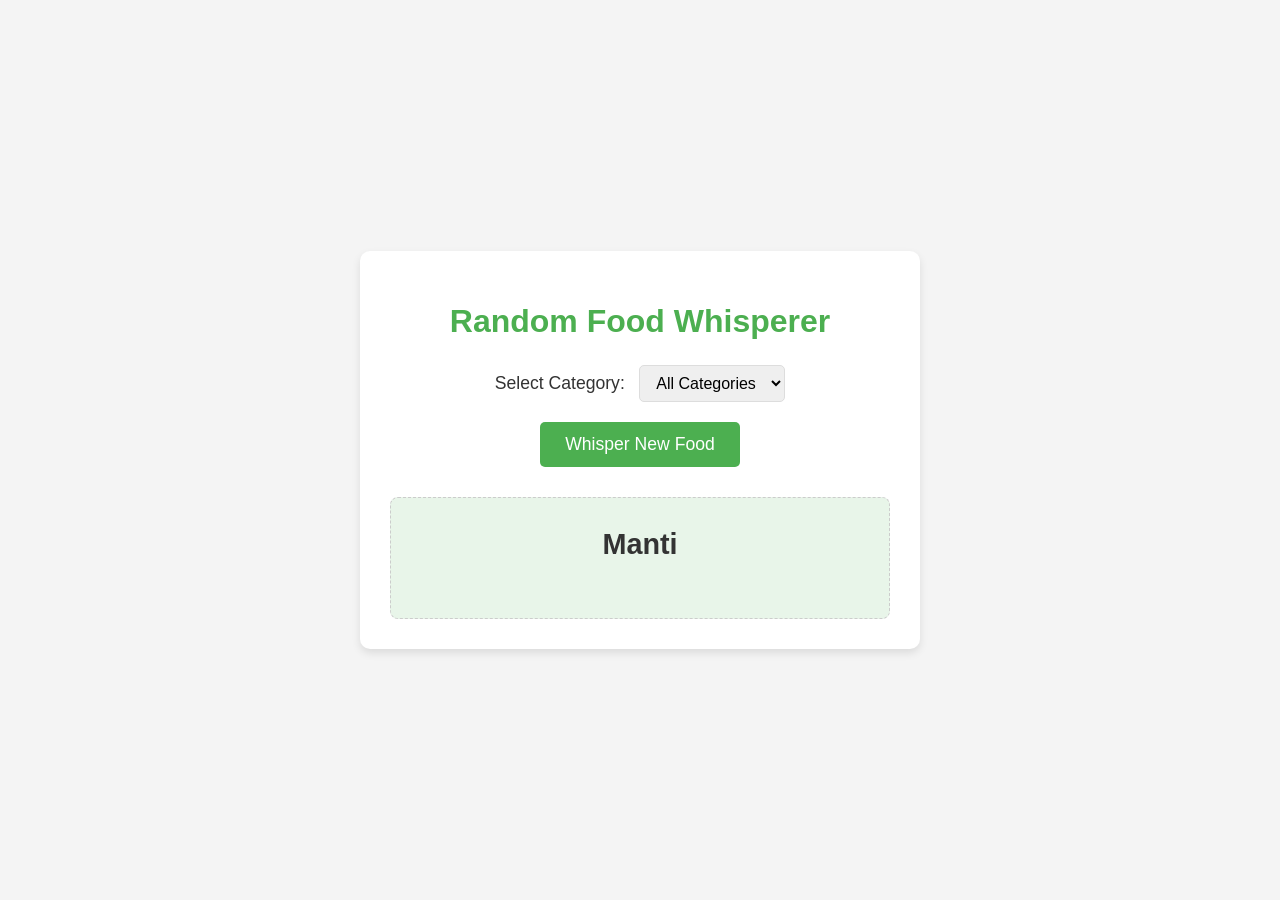
<file: index.html>
<!DOCTYPE html>
<html lang="en">
<head>
    <meta charset="UTF-8">
    <meta name="viewport" content="width=device-width, initial-scale=1.0">
    <title>Random Food Whisperer</title>
    <link rel="stylesheet" href="style.css">
</head>
<body>
    <div class="container">
        <h1>Random Food Whisperer</h1>

        <div class="category-selection">
            <label for="category">Select Category:</label>
            <select id="category">
                <option value="All Categories">All Categories</option>
                <option value="Main Course">Main Course</option>
                <option value="Dessert">Dessert</option>
                <option value="Breakfast">Breakfast</option>
                <option value="International">International</option>
            </select>
        </div>

        <button id="whisperButton">Whisper New Food</button>

        <div class="food-display">
            <p id="foodSuggestion">Curious what to eat today?</p>
            <p id="errorMessage" class="error-message"></p>
        </div>
    </div>

    <script src="script.js"></script>
</body>
</html>
</file>
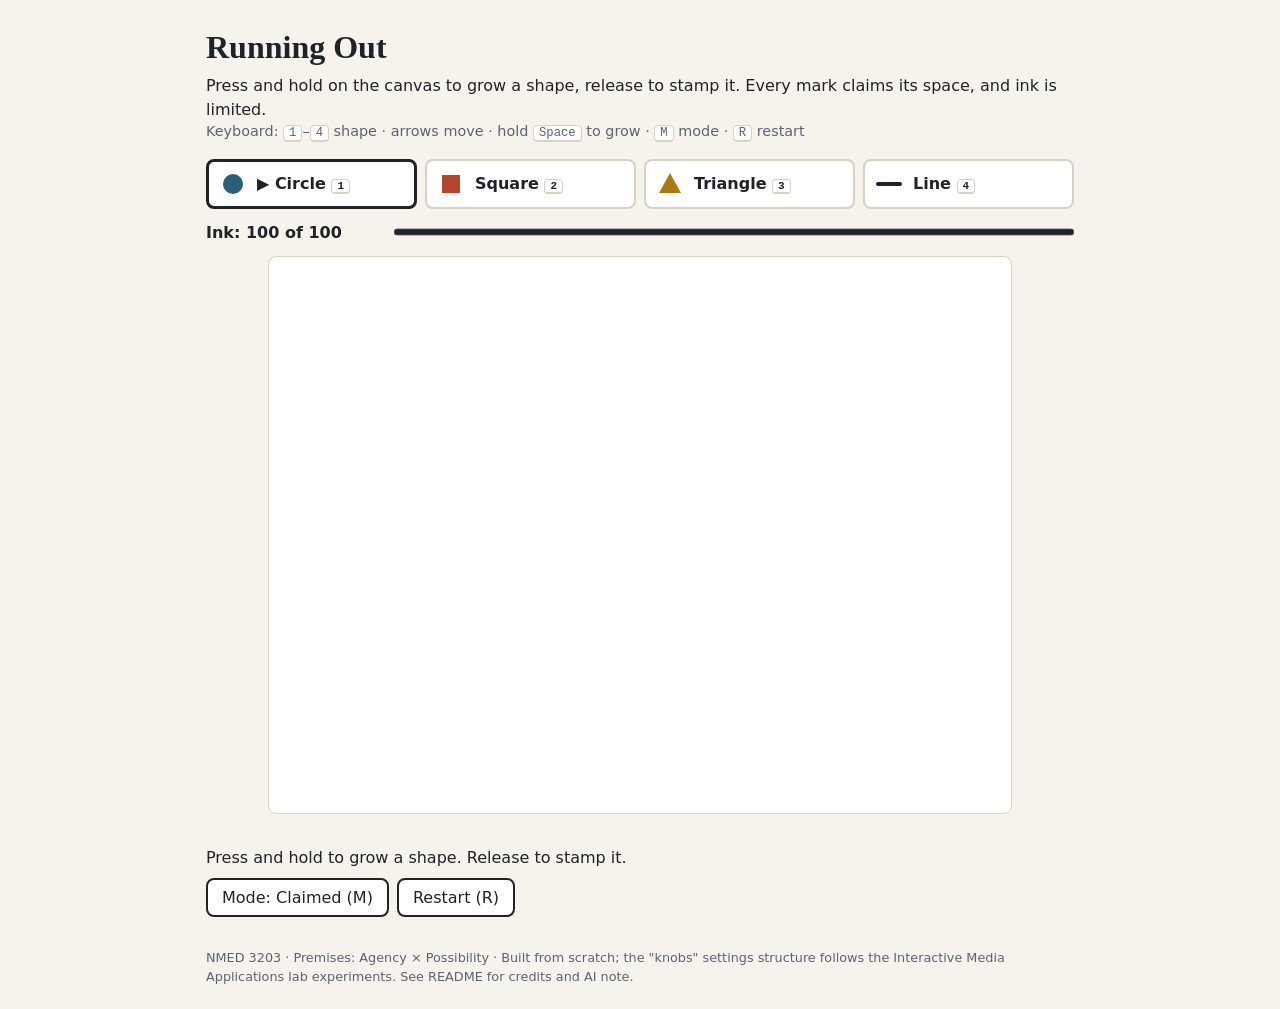
<file: NMED3203/Assignment/index.html>
<!doctype html>
<html lang="en">
<head>
  <meta charset="utf-8">
  <meta name="viewport" content="width=device-width, initial-scale=1">
  <title>Running Out</title>
  <link rel="stylesheet" href="style.css">
</head>
<body>
  <header>
    <h1>Running Out</h1>
    <p class="instruction">
      Press and hold on the canvas to grow a shape, release to stamp it. Every mark claims its space, and ink is limited.
      <span class="keys">Keyboard: <kbd>1</kbd>–<kbd>4</kbd> shape · arrows move · hold <kbd>Space</kbd> to grow · <kbd>M</kbd> mode · <kbd>R</kbd> restart</span>
    </p>
  </header>

  <main>
    <!-- Tool buttons are generated from knobs.tools in script.js -->
    <div id="toolbar" class="toolbar" role="toolbar" aria-label="Shape"></div>

    <div class="inkbar">
      <label for="ink" id="ink-text">Ink</label>
      <progress id="ink" max="100" value="100"></progress>
    </div>

    <div class="stage">
      <canvas id="canvas" tabindex="0" aria-label="Drawing canvas. Arrow keys move the cursor, hold Space to grow a shape, release to stamp."></canvas>
    </div>

    <p id="hint" class="hint" aria-hidden="true"></p>
    <p id="status" class="status" aria-live="polite"></p>
    <p id="summary" class="summary" hidden></p>

    <div class="controls">
      <button id="mode" class="control" type="button" aria-pressed="true">Mode: Claimed (M)</button>
      <button id="restart" class="control" type="button">Restart (R)</button>
    </div>
  </main>

  <footer>
    NMED 3203 · Premises: Agency × Possibility ·
    Built from scratch; the "knobs" settings structure follows the Interactive Media Applications lab experiments. See README for credits and AI note.
  </footer>

  <script src="script.js"></script>
</body>
</html>
</file>
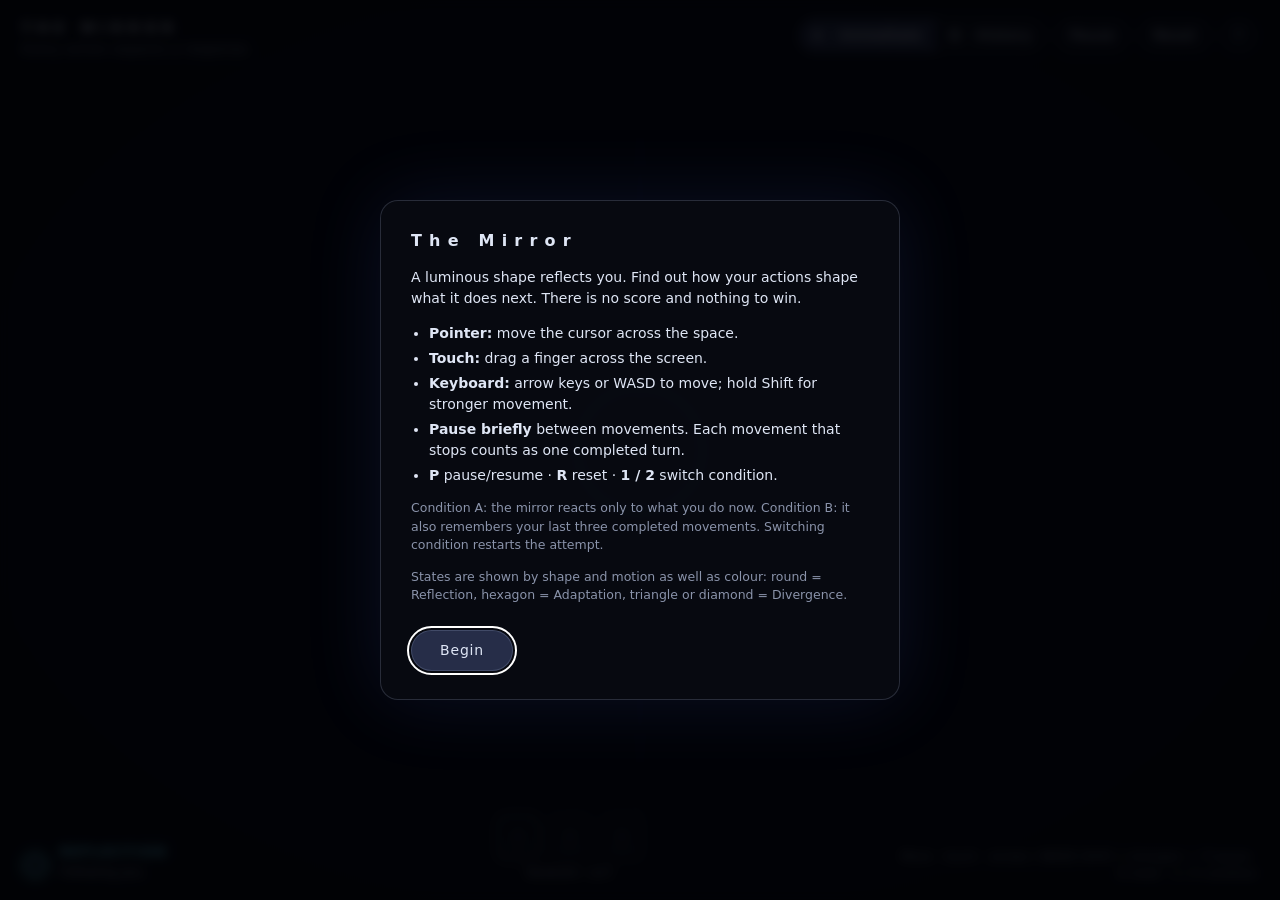
<file: NMED3203/reciprocity/index.html>
<!doctype html>
<html lang="en">
<head>
<meta charset="utf-8">
<meta name="viewport" content="width=device-width, initial-scale=1, viewport-fit=cover">
<title>The Mirror</title>
<link rel="stylesheet" href="style.css">
</head>
<body>
<canvas id="stage" role="img" aria-label="A dark space with a luminous geometric mirror reflecting your movement"></canvas>

<div class="hud">
  <header class="top">
    <div class="brand">
      <h1>THE MIRROR</h1>
      <p>Every action expects a response.</p>
    </div>
    <div class="controls">
      <div class="seg" role="group" aria-label="Experimental condition">
        <button type="button" data-cond="A" aria-pressed="true">A · Immediate</button>
        <button type="button" data-cond="B" aria-pressed="false">B · History</button>
      </div>
      <button type="button" id="btn-pause">Pause</button>
      <button type="button" id="btn-reset">Reset</button>
      <button type="button" id="btn-help" aria-label="Show instructions">?</button>
    </div>
  </header>

  <footer class="bottom">
    <div class="readout">
      <span id="glyph" aria-hidden="true">○</span>
      <div>
        <strong id="state-name">Reflection</strong>
        <span id="state-note">Following you.</span>
      </div>
    </div>
    <div class="memory-wrap">
      <ol class="memory" aria-label="Interaction history, most recent first">
        <li class="slot"><span class="arrow">–</span><span class="bars"><i></i><i></i><i></i></span></li>
        <li class="slot"><span class="arrow">–</span><span class="bars"><i></i><i></i><i></i></span></li>
        <li class="slot"><span class="arrow">–</span><span class="bars"><i></i><i></i><i></i></span></li>
      </ol>
      <span id="mem-label">Memory: off</span>
    </div>
    <p class="hint">Move · touch · arrows / WASD (Shift = stronger) &nbsp;|&nbsp; P pause · R reset · 1 / 2 condition</p>
  </footer>
</div>

<div id="paused-badge" hidden>PAUSED</div>

<section id="intro" class="overlay" role="dialog" aria-modal="true" aria-labelledby="intro-title">
  <div class="card">
    <h2 id="intro-title">The Mirror</h2>
    <p>A luminous shape reflects you. Find out how your actions shape what it does next. There is no score and nothing to win.</p>
    <ul>
      <li><b>Pointer:</b> move the cursor across the space.</li>
      <li><b>Touch:</b> drag a finger across the screen.</li>
      <li><b>Keyboard:</b> arrow keys or WASD to move; hold Shift for stronger movement.</li>
      <li><b>Pause briefly</b> between movements. Each movement that stops counts as one completed turn.</li>
      <li><b>P</b> pause/resume · <b>R</b> reset · <b>1 / 2</b> switch condition.</li>
    </ul>
    <p class="small">Condition A: the mirror reacts only to what you do now. Condition B: it also remembers your last three completed movements. Switching condition restarts the attempt.</p>
    <p class="small">States are shown by shape and motion as well as colour: round = Reflection, hexagon = Adaptation, triangle or diamond = Divergence.</p>
    <button type="button" id="btn-begin">Begin</button>
  </div>
</section>

<div id="live" class="sr-only" aria-live="polite"></div>
<script src="script.js"></script>
</body>
</html>
</file>
<file: style.css>
body {
    font-family: 'Arial', sans-serif;
    display: flex;
    justify-content: center;
    align-items: center;
    min-height: 100vh;
    margin: 0;
    background-color: #f4f4f4;
    color: #333;
}

.container {
    background-color: #fff;
    padding: 30px;
    border-radius: 10px;
    box-shadow: 0 4px 8px rgba(0, 0, 0, 0.1);
    text-align: center;
    max-width: 500px;
    width: 90%;
}

h1 {
    color: #4CAF50; /* Green */
    margin-bottom: 25px;
}

.category-selection {
    margin-bottom: 20px;
}

.category-selection label {
    font-size: 1.1em;
    margin-right: 10px;
}

.category-selection select {
    padding: 8px 12px;
    border: 1px solid #ddd;
    border-radius: 5px;
    font-size: 1em;
    cursor: pointer;
    outline: none;
}

.category-selection select:focus {
    border-color: #4CAF50;
    box-shadow: 0 0 5px rgba(76, 175, 80, 0.5);
}

button {
    background-color: #4CAF50; /* Green */
    color: white;
    padding: 12px 25px;
    border: none;
    border-radius: 5px;
    font-size: 1.1em;
    cursor: pointer;
    transition: background-color 0.3s ease, transform 0.1s ease;
    outline: none;
}

button:hover {
    background-color: #45a049;
}

button:active {
    transform: scale(0.98);
}

.food-display {
    margin-top: 30px;
    padding: 20px;
    border: 1px dashed #ccc;
    border-radius: 8px;
    background-color: #e8f5e9; /* Light green background */
    min-height: 80px;
    display: flex;
    flex-direction: column;
    justify-content: center;
    align-items: center;
}

#foodSuggestion {
    font-size: 1.8em;
    font-weight: bold;
    color: #333;
    margin: 0;
}

.error-message {
    color: #d32f2f; /* Red */
    font-size: 1em;
    margin-top: 10px;
    font-weight: bold;
}

/* Responsive Design */
@media (max-width: 600px) {
    .container {
        padding: 20px;
    }
    h1 {
        font-size: 1.8em;
    }
    button {
        padding: 10px 20px;
        font-size: 1em;
    }
    #foodSuggestion {
        font-size: 1.5em;
    }
}
</file>
<file: NMED3203/Assignment/style.css>
:root {
  --paper: #f6f3ec;
  --ink: #1f2328;
  --muted: #5c6370;
  --line: #d8d2c4;
  --accent: #2b5f75;
}

* { box-sizing: border-box; }

body {
  margin: 0;
  background: var(--paper);
  color: var(--ink);
  font-family: system-ui, -apple-system, "Segoe UI", sans-serif;
  line-height: 1.45;
}

header, main, footer {
  max-width: 900px;
  margin: 0 auto;
  padding: 0 16px;
}

header { padding-top: 24px; }

h1 {
  margin: 0 0 4px;
  font-family: Georgia, "Times New Roman", serif;
  font-size: 2rem;
}

.instruction { margin: 0 0 16px; }
.keys { display: block; color: var(--muted); font-size: 0.9rem; }

kbd {
  border: 1px solid var(--line);
  border-bottom-width: 2px;
  border-radius: 4px;
  padding: 0 5px;
  background: #fff;
  font-size: 0.85em;
}

/* ---------- Toolbar ---------- */
.toolbar {
  display: grid;
  grid-template-columns: repeat(auto-fit, minmax(130px, 1fr));
  gap: 8px;
  margin-bottom: 12px;
}

.tool {
  display: flex;
  align-items: center;
  gap: 10px;
  padding: 8px 10px;
  border: 2px solid var(--line);
  border-radius: 8px;
  background: #fff;
  color: var(--ink);
  font: inherit;
  text-align: left;
  cursor: pointer;
}

.tool svg { flex: none; }

.tool .name { font-weight: 600; }

/* Selection is shown by thick border AND the "▶" marker, not colour alone */
.tool[aria-pressed="true"] {
  border-color: var(--ink);
  border-width: 3px;
}
.tool[aria-pressed="true"] .name::before { content: "▶ "; }

/* ---------- Ink meter ---------- */
.inkbar {
  display: flex;
  align-items: center;
  gap: 12px;
  margin-bottom: 12px;
  font-weight: 600;
  font-variant-numeric: tabular-nums;
}
.inkbar label { flex: none; min-width: 11em; }
.inkbar progress {
  flex: 1;
  height: 14px;
  accent-color: var(--ink);
}

.tool:focus-visible,
canvas:focus-visible,
.control:focus-visible {
  outline: 3px solid var(--accent);
  outline-offset: 2px;
}

/* ---------- Canvas ---------- */
.stage {
  position: relative;
  width: min(100%, calc(62vh * 4 / 3));
  margin: 0 auto;
  aspect-ratio: 4 / 3;
  background: #fff;
  border: 1px solid var(--line);
  border-radius: 8px;
  overflow: hidden;
}

canvas {
  display: block;
  width: 100%;
  height: 100%;
  touch-action: none;
  cursor: crosshair;
}

canvas.frozen { cursor: not-allowed; }

.stage.shake { animation: shake 0.25s; }
@keyframes shake {
  25% { transform: translateX(-5px); }
  75% { transform: translateX(5px); }
}

/* ---------- Status ---------- */
.hint {
  min-height: 1.4em;
  margin: 8px 0 0;
  color: var(--muted);
  font-size: 0.9rem;
}

.status {
  min-height: 1.5em;
  margin: 4px 0 8px;
  font-weight: 500;
}

.summary {
  margin: 0 0 12px;
  padding: 10px 12px;
  border-left: 4px solid var(--ink);
  background: #fff;
  font-weight: 600;
}

.controls { display: flex; flex-wrap: wrap; gap: 8px; }

.control {
  font: inherit;
  padding: 6px 14px;
  border: 2px solid var(--ink);
  border-radius: 8px;
  background: #fff;
  color: var(--ink);
  cursor: pointer;
}

footer {
  margin-top: 32px;
  padding-bottom: 24px;
  font-size: 0.8rem;
  color: var(--muted);
}

@media (prefers-reduced-motion: reduce) {
  .stage.shake { animation: none; }
}
</file>
<file: NMED3203/reciprocity/style.css>
:root {
  --bg: #04050a;
  --ink: #dfe6f5;
  --dim: #8a93aa;
  --line: rgba(190, 205, 240, .18);
  --accent: hsl(190 85% 68%);
}
body[data-state="adaptation"] { --accent: hsl(265 85% 72%); }
body[data-state="repeat"],
body[data-state="change"] { --accent: hsl(345 85% 70%); }

* { box-sizing: border-box; }
[hidden] { display: none !important; }
html, body { height: 100%; margin: 0; }
body {
  background: var(--bg);
  color: var(--ink);
  font: 14px/1.5 system-ui, -apple-system, "Segoe UI", sans-serif;
  overflow: hidden;
}
body::after { /* vignette */
  content: ""; position: fixed; inset: 0; pointer-events: none;
  background: radial-gradient(ellipse at center, transparent 45%, rgba(0, 0, 0, .75) 100%);
}
#stage { position: fixed; inset: 0; width: 100%; height: 100%; touch-action: none; cursor: crosshair; }

.hud { position: fixed; inset: 0; pointer-events: none; z-index: 2; display: flex; flex-direction: column; justify-content: space-between; padding: 18px 22px; }
.top, .bottom { display: flex; justify-content: space-between; align-items: flex-end; gap: 16px; flex-wrap: wrap; }
.top { align-items: flex-start; }
.hud button { pointer-events: auto; }

h1 { margin: 0; font-size: 13px; font-weight: 600; letter-spacing: .5em; }
.brand p { margin: 2px 0 0; color: var(--dim); font-size: 12px; letter-spacing: .08em; }

.controls { display: flex; gap: 8px; flex-wrap: wrap; align-items: center; }
.seg { display: flex; border: 1px solid var(--line); border-radius: 999px; overflow: hidden; }
.seg button { border: 0; border-radius: 0; }
button {
  font: inherit; color: var(--ink); background: rgba(10, 12, 20, .6);
  border: 1px solid var(--line); border-radius: 999px; padding: 6px 14px;
  cursor: pointer; letter-spacing: .06em; transition: background .25s, border-color .25s;
}
button:hover { background: rgba(60, 70, 110, .4); }
button[aria-pressed="true"] { background: rgba(120, 140, 220, .25); color: #fff; }
button:focus-visible { outline: 2px solid #fff; outline-offset: 2px; }

.readout { display: flex; align-items: center; gap: 12px; min-width: 220px; }
#glyph { font-size: 30px; color: var(--accent); text-shadow: 0 0 14px var(--accent); line-height: 1; }
.readout strong { display: block; letter-spacing: .2em; text-transform: uppercase; font-size: 12px; color: var(--accent); }
.readout span { color: var(--dim); font-size: 12px; }

.memory-wrap { display: flex; flex-direction: column; align-items: center; gap: 4px; }
.memory { display: flex; gap: 8px; list-style: none; margin: 0; padding: 0; }
.slot { width: 44px; height: 48px; border: 1px solid var(--line); border-radius: 10px; display: flex; flex-direction: column; align-items: center; justify-content: center; gap: 4px; background: rgba(10, 12, 20, .5); }
.slot:first-child { border-color: rgba(190, 205, 240, .45); }
.arrow { font-size: 18px; line-height: 1; color: var(--ink); }
.bars { display: flex; gap: 2px; }
.bars i { width: 6px; height: 3px; border-radius: 2px; background: rgba(190, 205, 240, .18); }
.bars i.on { background: var(--accent); }
#mem-label { font-size: 11px; color: var(--dim); letter-spacing: .1em; text-transform: uppercase; }

.hint { margin: 0; color: var(--dim); font-size: 11px; letter-spacing: .04em; max-width: 360px; text-align: right; }

#paused-badge { position: fixed; z-index: 3; top: 50%; left: 50%; transform: translate(-50%, -50%); letter-spacing: .6em; color: var(--dim); font-size: 12px; pointer-events: none; }

.overlay { position: fixed; inset: 0; z-index: 5; display: grid; place-items: center; padding: 20px; background: rgba(2, 3, 7, .82); backdrop-filter: blur(6px); }
.card { max-width: 520px; max-height: 100%; overflow: auto; padding: 28px 30px; border: 1px solid var(--line); border-radius: 18px; background: rgba(8, 10, 18, .92); box-shadow: 0 0 80px rgba(90, 120, 255, .12); }
.card h2 { margin: 0 0 8px; letter-spacing: .45em; font-size: 16px; font-weight: 600; }
.card ul { padding-left: 18px; margin: 12px 0; }
.card li { margin: 4px 0; }
.card .small { color: var(--dim); font-size: 12.5px; }
.card button { margin-top: 12px; padding: 9px 28px; background: rgba(120, 140, 220, .28); }

.sr-only { position: absolute; width: 1px; height: 1px; overflow: hidden; clip: rect(0 0 0 0); white-space: nowrap; }

@media (max-width: 640px) {
  .hud { padding: 12px; }
  .bottom { flex-direction: column; align-items: flex-start; }
  .hint { text-align: left; }
}
@media (prefers-reduced-motion: reduce) { * { transition: none !important; } }
</file>
